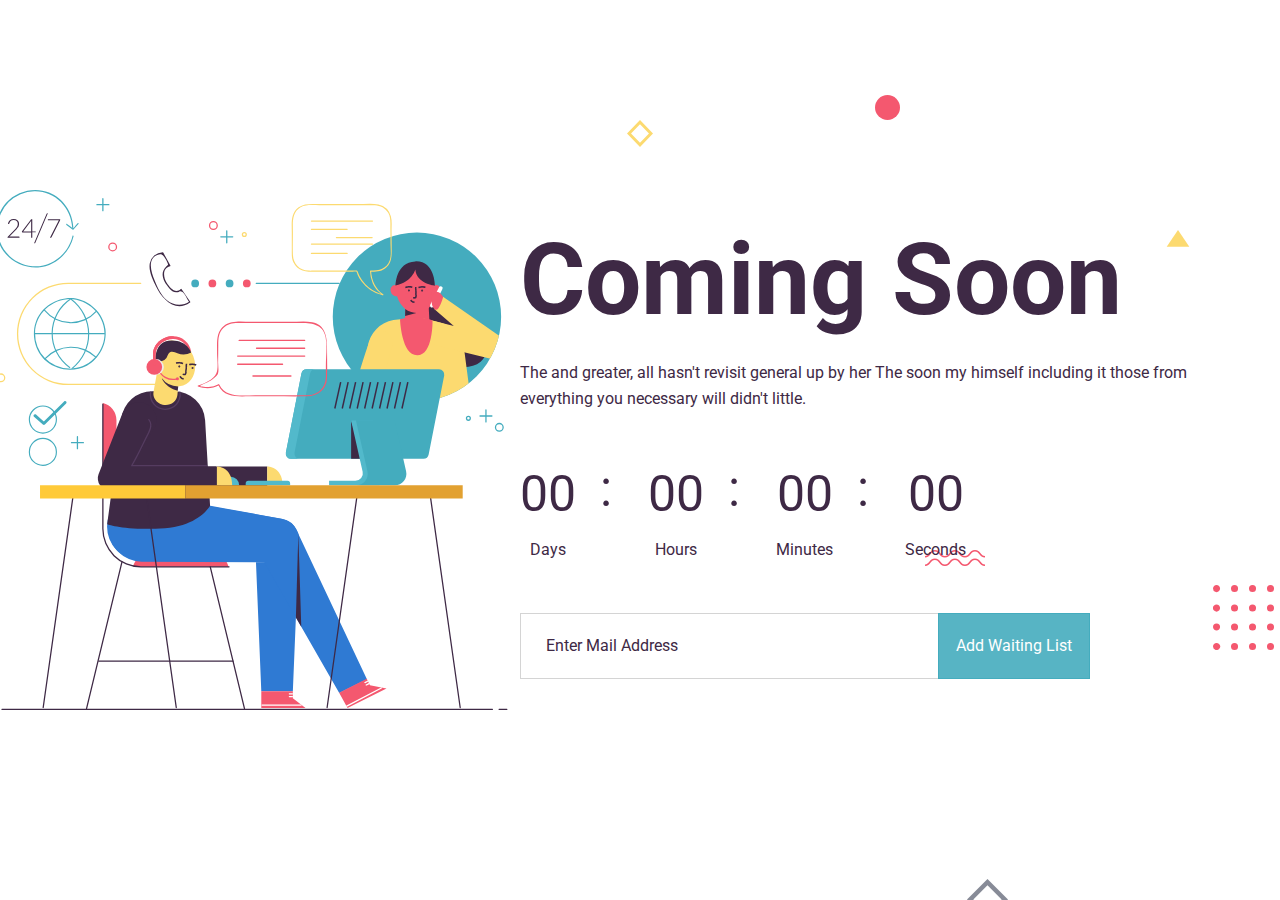
<file: laporan.html>
<!doctype html>
<html class="no-js" lang="">
    <head>
        <meta charset="utf-8">
        <meta http-equiv="x-ua-compatible" content="ie=edge">
        <title>Template 14 | SoonLaunch</title>
        <meta name="description" content="">
        <meta name="viewport" content="width=device-width, initial-scale=1">

        <meta name="author" content="SoonLaunch">
		<link rel="shortcut icon" type="image/x-icon" href="assets/img/favicon.png">
        <!-- Place favicon.ico in the root directory -->

		<!-- ========================= CSS here ========================= -->
		<link rel="stylesheet" href="assets/css/bootstrap-4.5.0.min.css">
        <link rel="stylesheet" href="assets/css/lineicons.css">
		<link rel="stylesheet" href="assets/css/animate.css">
		<link rel="stylesheet" href="assets/css/style.css">
    </head>
    <body>
        <!--[if lte IE 9]>
            <p class="browserupgrade">You are using an <strong>outdated</strong> browser. Please <a href="https://browsehappy.com/">upgrade your browser</a> to improve your experience and security.</p>
        <![endif]-->

        <!-- ========================= main-wrapper start ========================= -->
        <main class="main-14">
            <div class="main-wrapper demo-14">
                <!-- shapes start  -->
                <img src="assets/img/shape-1.svg" alt="" class="shape shape-1">
                <img src="assets/img/shape-2.svg" alt="" class="shape shape-2">
                <img src="assets/img/shape-3.svg" alt="" class="shape shape-3">
                <img src="assets/img/shape-4.svg" alt="" class="shape shape-4">
                <img src="assets/img/shape-5.svg" alt="" class="shape shape-5">
                <img src="assets/img/shape-6.svg" alt="" class="shape shape-6">
                <!-- shapes end  -->
                <div class="container">
                    <div class="row align-items-center">
                        <div class="col-xl-5 col-lg-6 col-md-6">
                            <!-- img-wrapper start  -->
                            <div class="img-wrapper wow fadeInLeft" data-wow-delay=".2s">
                                <img src="assets/img/img-1.svg" alt="">
                            </div>
                            <!-- img-wrapper end  -->
                        </div>
                        <div class="col-xl-7 col-lg-6 col-md-6 odd-col">
                            <!-- content-wrapper start  -->
                            <div class="content-wrapper">
                                <h1 class="wow fadeInDown" data-wow-delay=".2s">Coming Soon</h1>
                                <p class="wow fadeInUp" data-wow-delay=".4s">The and greater, all hasn't revisit general up by her The soon my himself including it those
                                    from everything you necessary will didn't little.</p>
        
                                <div class="wow fadeInLeft" data-wow-delay=".2s" data-countdown="2020/10/14"></div>
                                <!-- countdown ed  -->

                                <!-- sunscribe-form start  -->
                                <form
                                    action="https://soonlaunch.us18.list-manage.com/subscribe/post?u=4dbefd9d3a1d6a570020b1e85&amp;id=e16d098ae8"
                                    method="post" id="subscribe-form" name="subscribe-form"
                                    class="subscribe-form subscribe-form-1 validate wow fadeInDown" data-wow-delay=".6s"
                                    target="_blank" novalidate="">
                                    <input type="email" name="EMAIL" id="EMAIL" class="required email"
                                        placeholder="Enter Mail Address">

                                    <div id="mce-responses" class="clear">
                                        <div class="response" id="mce-error-response" style="display:none"></div>
                                        <div class="response" id="mce-success-response" style="display:none"></div>
                                    </div>
                                    <!-- real people should not fill this in and expect good things - do not remove this or risk form bot signups-->
                                    <div style="position: absolute; left: -5000px;" aria-hidden="true"><input
                                        type="text" name="b_4dbefd9d3a1d6a570020b1e85_e16d098ae8" tabindex="-1"
                                        value=""></div>

                                    <button id="subscribe" class="sub_btn common-btn">Add Waiting List</button>
                                </form>
                                <!-- subscribe-form end  -->
                            </div>
                            <!-- content-wrapper end  -->
                        </div>
                    </div>
                </div> <!-- end container -->
            </div>
        </main>
        <!-- ========================= main-wrapper end ========================= -->
        
		<!-- ========================= JS here ========================= -->
		<script src="assets/js/vendor/modernizr-3.5.0.min.js"></script>
		<script src="assets/js/vendor/jquery-3.5.1.min.js"></script>
		<script src="assets/js/popper.min.js"></script>
		<script src="assets/js/bootstrap-4.5.0.min.js"></script>
        <script src="assets/js/countdown.js"></script>
        <script src="assets/js/wow.min.js"></script>
		<script src="assets/js/main.js"></script>
    </body>
</html>
</file>
<file: assets/css/style.css>
/*===========================
    01. Common CSS
===========================*/
@import url("https://fonts.googleapis.com/css?family=Roboto:400,500,700,900&display=swap");
body {
  font-family: "Roboto", sans-serif;
  font-weight: normal;
  font-style: normal;
  overflow-x: hidden;
}

* {
  margin: 0;
  padding: 0;
  -webkit-box-sizing: border-box;
  box-sizing: border-box;
}

a:focus,
input:focus,
textarea:focus,
button:focus {
  text-decoration: none;
  outline: none;
  -webkit-box-shadow: none;
  box-shadow: none;
}

a {
  -webkit-transition: all 0.3s;
  transition: all 0.3s;
}

button {
  cursor: pointer;
}

a:focus,
a:hover {
  text-decoration: none;
}

i,
span,
a {
  display: inline-block;
}

audio,
canvas,
iframe,
img,
svg,
video {
  vertical-align: middle;
}

h1,
h2,
h3,
h4,
h5,
h6 {
  font-weight: 600;
  margin: 0px;
}

h1 a,
h2 a,
h3 a,
h4 a,
h5 a,
h6 a {
  color: inherit;
}

h1 {
  font-size: 50px;
  margin-bottom: 20px;
}

h2 {
  font-size: 45px;
}

@media (max-width: 767px) {
  h2 {
    font-size: 36px;
  }
}

@media only screen and (min-width: 480px) and (max-width: 767px) {
  h2 {
    font-size: 40px;
  }
}

h3 {
  font-size: 28px;
}

h4 {
  font-size: 24px;
}

h5 {
  font-size: 20px;
}

h6 {
  font-size: 16px;
}

ul, ol {
  margin: 0px;
  padding: 0px;
  list-style-type: none;
}

p {
  font-size: 18px;
  font-weight: 400;
  line-height: 28px;
  margin: 0px;
}

.img-bg {
  background-position: center center;
  background-size: cover;
  background-repeat: no-repeat;
  width: 100%;
  height: 100%;
}

.shape {
  position: absolute;
  z-index: -1;
}

@media only screen and (min-width: 480px) and (max-width: 767px) {
  .container {
    width: 450px;
  }
}

.logo img {
  width: 50%;
}

@media only screen and (min-width: 768px) and (max-width: 991px) {
  .img-wrapper {
    display: none;
  }
}

@media (max-width: 767px) {
  .img-wrapper {
    display: none;
  }
}

@media (max-width: 767px) {
  .odd-col {
    -webkit-box-ordinal-group: 0;
        -ms-flex-order: -1;
            order: -1;
  }
}

.slick-slide:focus {
  outline: 0;
}

.common-btn {
  position: relative;
  overflow: hidden;
  z-index: 2;
}

.common-btn::after {
  content: '';
  position: absolute;
  width: 100%;
  height: 100%;
  top: 0;
  left: 0;
  background: rgba(255, 255, 255, 0.1);
  border-radius: inherit;
  -webkit-transition: all 0.3s;
  transition: all 0.3s;
}

.common-btn:hover::after {
  -webkit-transform: scale(0.5);
  transform: scale(0.5);
  opacity: 0;
}

.mt-5 {
  margin-top: 5px;
}

.mt-10 {
  margin-top: 10px;
}

.mt-15 {
  margin-top: 15px;
}

.mt-20 {
  margin-top: 20px;
}

.mt-25 {
  margin-top: 25px;
}

.mt-30 {
  margin-top: 30px;
}

.mt-35 {
  margin-top: 35px;
}

.mt-40 {
  margin-top: 40px;
}

.mt-45 {
  margin-top: 45px;
}

.mt-50 {
  margin-top: 50px;
}

.mt-55 {
  margin-top: 55px;
}

.mt-60 {
  margin-top: 60px;
}

.mt-65 {
  margin-top: 65px;
}

.mt-70 {
  margin-top: 70px;
}

.mt-75 {
  margin-top: 75px;
}

.mt-80 {
  margin-top: 80px;
}

.mt-85 {
  margin-top: 85px;
}

.mt-90 {
  margin-top: 90px;
}

.mt-95 {
  margin-top: 95px;
}

.mt-100 {
  margin-top: 100px;
}

.mt-105 {
  margin-top: 105px;
}

.mt-110 {
  margin-top: 110px;
}

.mt-115 {
  margin-top: 115px;
}

.mt-120 {
  margin-top: 120px;
}

.mt-125 {
  margin-top: 125px;
}

.mt-130 {
  margin-top: 130px;
}

.mt-135 {
  margin-top: 135px;
}

.mt-140 {
  margin-top: 140px;
}

.mt-145 {
  margin-top: 145px;
}

.mt-150 {
  margin-top: 150px;
}

.mt-155 {
  margin-top: 155px;
}

.mt-160 {
  margin-top: 160px;
}

.mt-165 {
  margin-top: 165px;
}

.mt-170 {
  margin-top: 170px;
}

.mt-175 {
  margin-top: 175px;
}

.mt-180 {
  margin-top: 180px;
}

.mt-185 {
  margin-top: 185px;
}

.mt-190 {
  margin-top: 190px;
}

.mt-195 {
  margin-top: 195px;
}

.mt-200 {
  margin-top: 200px;
}

.mt-205 {
  margin-top: 205px;
}

.mt-210 {
  margin-top: 210px;
}

.mt-215 {
  margin-top: 215px;
}

.mt-220 {
  margin-top: 220px;
}

.mt-225 {
  margin-top: 225px;
}

.mb-5 {
  margin-bottom: 5px;
}

.mb-10 {
  margin-bottom: 10px;
}

.mb-15 {
  margin-bottom: 15px;
}

.mb-20 {
  margin-bottom: 20px;
}

.mb-25 {
  margin-bottom: 25px;
}

.mb-30 {
  margin-bottom: 30px;
}

.mb-35 {
  margin-bottom: 35px;
}

.mb-40 {
  margin-bottom: 40px;
}

.mb-45 {
  margin-bottom: 45px;
}

.mb-50 {
  margin-bottom: 50px;
}

.mb-55 {
  margin-bottom: 55px;
}

.mb-60 {
  margin-bottom: 60px;
}

.mb-65 {
  margin-bottom: 65px;
}

.mb-70 {
  margin-bottom: 70px;
}

.mb-75 {
  margin-bottom: 75px;
}

.mb-80 {
  margin-bottom: 80px;
}

.mb-85 {
  margin-bottom: 85px;
}

.mb-90 {
  margin-bottom: 90px;
}

.mb-95 {
  margin-bottom: 95px;
}

.mb-100 {
  margin-bottom: 100px;
}

.mb-105 {
  margin-bottom: 105px;
}

.mb-110 {
  margin-bottom: 110px;
}

.mb-115 {
  margin-bottom: 115px;
}

.mb-120 {
  margin-bottom: 120px;
}

.mb-125 {
  margin-bottom: 125px;
}

.mb-130 {
  margin-bottom: 130px;
}

.mb-135 {
  margin-bottom: 135px;
}

.mb-140 {
  margin-bottom: 140px;
}

.mb-145 {
  margin-bottom: 145px;
}

.mb-150 {
  margin-bottom: 150px;
}

.mb-155 {
  margin-bottom: 155px;
}

.mb-160 {
  margin-bottom: 160px;
}

.mb-165 {
  margin-bottom: 165px;
}

.mb-170 {
  margin-bottom: 170px;
}

.mb-175 {
  margin-bottom: 175px;
}

.mb-180 {
  margin-bottom: 180px;
}

.mb-185 {
  margin-bottom: 185px;
}

.mb-190 {
  margin-bottom: 190px;
}

.mb-195 {
  margin-bottom: 195px;
}

.mb-200 {
  margin-bottom: 200px;
}

.mb-205 {
  margin-bottom: 205px;
}

.mb-210 {
  margin-bottom: 210px;
}

.mb-215 {
  margin-bottom: 215px;
}

.mb-220 {
  margin-bottom: 220px;
}

.mb-225 {
  margin-bottom: 225px;
}

.pt-5 {
  padding-top: 5px;
}

.pt-10 {
  padding-top: 10px;
}

.pt-15 {
  padding-top: 15px;
}

.pt-20 {
  padding-top: 20px;
}

.pt-25 {
  padding-top: 25px;
}

.pt-30 {
  padding-top: 30px;
}

.pt-35 {
  padding-top: 35px;
}

.pt-40 {
  padding-top: 40px;
}

.pt-45 {
  padding-top: 45px;
}

.pt-50 {
  padding-top: 50px;
}

.pt-55 {
  padding-top: 55px;
}

.pt-60 {
  padding-top: 60px;
}

.pt-65 {
  padding-top: 65px;
}

.pt-70 {
  padding-top: 70px;
}

.pt-75 {
  padding-top: 75px;
}

.pt-80 {
  padding-top: 80px;
}

.pt-85 {
  padding-top: 85px;
}

.pt-90 {
  padding-top: 90px;
}

.pt-95 {
  padding-top: 95px;
}

.pt-100 {
  padding-top: 100px;
}

.pt-105 {
  padding-top: 105px;
}

.pt-110 {
  padding-top: 110px;
}

.pt-115 {
  padding-top: 115px;
}

.pt-120 {
  padding-top: 120px;
}

.pt-125 {
  padding-top: 125px;
}

.pt-130 {
  padding-top: 130px;
}

.pt-135 {
  padding-top: 135px;
}

.pt-140 {
  padding-top: 140px;
}

.pt-145 {
  padding-top: 145px;
}

.pt-150 {
  padding-top: 150px;
}

.pt-155 {
  padding-top: 155px;
}

.pt-160 {
  padding-top: 160px;
}

.pt-165 {
  padding-top: 165px;
}

.pt-170 {
  padding-top: 170px;
}

.pt-175 {
  padding-top: 175px;
}

.pt-180 {
  padding-top: 180px;
}

.pt-185 {
  padding-top: 185px;
}

.pt-190 {
  padding-top: 190px;
}

.pt-195 {
  padding-top: 195px;
}

.pt-200 {
  padding-top: 200px;
}

.pt-205 {
  padding-top: 205px;
}

.pt-210 {
  padding-top: 210px;
}

.pt-215 {
  padding-top: 215px;
}

.pt-220 {
  padding-top: 220px;
}

.pt-225 {
  padding-top: 225px;
}

.pb-5 {
  padding-bottom: 5px;
}

.pb-10 {
  padding-bottom: 10px;
}

.pb-15 {
  padding-bottom: 15px;
}

.pb-20 {
  padding-bottom: 20px;
}

.pb-25 {
  padding-bottom: 25px;
}

.pb-30 {
  padding-bottom: 30px;
}

.pb-35 {
  padding-bottom: 35px;
}

.pb-40 {
  padding-bottom: 40px;
}

.pb-45 {
  padding-bottom: 45px;
}

.pb-50 {
  padding-bottom: 50px;
}

.pb-55 {
  padding-bottom: 55px;
}

.pb-60 {
  padding-bottom: 60px;
}

.pb-65 {
  padding-bottom: 65px;
}

.pb-70 {
  padding-bottom: 70px;
}

.pb-75 {
  padding-bottom: 75px;
}

.pb-80 {
  padding-bottom: 80px;
}

.pb-85 {
  padding-bottom: 85px;
}

.pb-90 {
  padding-bottom: 90px;
}

.pb-95 {
  padding-bottom: 95px;
}

.pb-100 {
  padding-bottom: 100px;
}

.pb-105 {
  padding-bottom: 105px;
}

.pb-110 {
  padding-bottom: 110px;
}

.pb-115 {
  padding-bottom: 115px;
}

.pb-120 {
  padding-bottom: 120px;
}

.pb-125 {
  padding-bottom: 125px;
}

.pb-130 {
  padding-bottom: 130px;
}

.pb-135 {
  padding-bottom: 135px;
}

.pb-140 {
  padding-bottom: 140px;
}

.pb-145 {
  padding-bottom: 145px;
}

.pb-150 {
  padding-bottom: 150px;
}

.pb-155 {
  padding-bottom: 155px;
}

.pb-160 {
  padding-bottom: 160px;
}

.pb-165 {
  padding-bottom: 165px;
}

.pb-170 {
  padding-bottom: 170px;
}

.pb-175 {
  padding-bottom: 175px;
}

.pb-180 {
  padding-bottom: 180px;
}

.pb-185 {
  padding-bottom: 185px;
}

.pb-190 {
  padding-bottom: 190px;
}

.pb-195 {
  padding-bottom: 195px;
}

.pb-200 {
  padding-bottom: 200px;
}

.pb-205 {
  padding-bottom: 205px;
}

.pb-210 {
  padding-bottom: 210px;
}

.pb-215 {
  padding-bottom: 215px;
}

.pb-220 {
  padding-bottom: 220px;
}

.pb-225 {
  padding-bottom: 225px;
}

input {
  -webkit-transition: all 0.3s;
  transition: all 0.3s;
  font-size: 16px;
  border: 1px solid rgba(112, 112, 112, 0.3);
}

input::-webkit-input-placeholder {
  font-size: 16px;
}

input:-ms-input-placeholder {
  font-size: 16px;
}

input::-ms-input-placeholder {
  font-size: 16px;
}

input::placeholder {
  font-size: 16px;
}

input:focus {
  border-color: #2F80ED;
}

.subscribe-form-1 {
  position: relative;
  max-width: 570px;
}

.subscribe-form-1 input {
  padding: 20px 25px;
  width: 100%;
}

.subscribe-form-1 button {
  padding: 20px 17px;
  color: #fff;
  border: 1px solid transparent;
  position: absolute;
  bottom: 0;
  right: 0;
}

@media (max-width: 767px) {
  .subscribe-form-1 button {
    position: relative;
    margin-top: 15px;
  }
}

@media only screen and (min-width: 480px) and (max-width: 767px) {
  .subscribe-form-1 button {
    position: absolute;
  }
}

.countdown {
  padding-top: 40px;
  padding-bottom: 40px;
}

.countdown .single-count-content {
  position: relative;
  padding: 0 40px;
  text-align: center;
}

@media only screen and (min-width: 992px) and (max-width: 1199px) {
  .countdown .single-count-content {
    padding: 0 30px;
  }
}

@media (max-width: 767px) {
  .countdown .single-count-content {
    padding: 0 10px;
  }
}

@media only screen and (min-width: 480px) and (max-width: 767px) {
  .countdown .single-count-content {
    padding: 0 20px;
  }
}

.countdown .single-count-content::after {
  position: absolute;
  right: 0;
  top: 0;
  font-size: 50px;
}

@media (max-width: 767px) {
  .countdown .single-count-content::after {
    top: -10px;
  }
}

@media only screen and (min-width: 480px) and (max-width: 767px) {
  .countdown .single-count-content::after {
    top: -5px;
  }
}

.countdown .single-count-content:first-child {
  padding-left: 0px;
}

.countdown .single-count-content:last-child {
  padding-right: 0px;
}

.countdown .single-count-content:last-child::after {
  display: none;
}

.countdown .single-count-content .count {
  font-size: 50px;
}

@media (max-width: 767px) {
  .countdown .single-count-content .count {
    font-size: 35px;
  }
}

@media only screen and (min-width: 480px) and (max-width: 767px) {
  .countdown .single-count-content .count {
    font-size: 45px;
  }
}

.countdown .single-count-content .text {
  margin-bottom: 0;
}

@media (max-width: 767px) {
  .countdown .single-count-content .text {
    font-size: 15px;
  }
}

main.main-14 .main-wrapper {
  width: 100%;
}

main.main-14 .main-wrapper.demo-14 {
  overflow: hidden;
  width: 100%;
  height: 100vh;
  display: -webkit-box;
  display: -ms-flexbox;
  display: flex;
  -webkit-box-align: center;
      -ms-flex-align: center;
          align-items: center;
  -webkit-box-pack: center;
      -ms-flex-pack: center;
          justify-content: center;
  font-family: "Roboto", sans-serif;
  color: #3E2945;
  position: relative;
}

@media (max-width: 767px) {
  main.main-14 .main-wrapper.demo-14 {
    padding-top: 50px;
    padding-bottom: 50px;
  }
}

main.main-14 .main-wrapper.demo-14 .img-wrapper {
  margin-left: -100px;
}

@media only screen and (min-width: 768px) and (max-width: 991px) {
  main.main-14 .main-wrapper.demo-14 .img-wrapper {
    display: block;
    margin-left: -150px;
    margin-right: 0;
  }
}

@media (max-width: 767px) {
  main.main-14 .main-wrapper.demo-14 .img-wrapper {
    margin-left: 0px;
  }
}

@media only screen and (min-width: 768px) and (max-width: 991px) {
  main.main-14 .main-wrapper.demo-14 .img-wrapper img {
    width: 100%;
  }
}

@media (max-width: 767px) {
  main.main-14 .main-wrapper.demo-14 .img-wrapper img {
    width: 100%;
  }
}

main.main-14 .main-wrapper.demo-14 .shape-1 {
  left: 0;
  right: 0;
  margin: auto;
  top: 120px;
}

main.main-14 .main-wrapper.demo-14 .shape-2 {
  right: 380px;
  top: 95px;
}

main.main-14 .main-wrapper.demo-14 .shape-3 {
  right: 88px;
  top: 230px;
}

main.main-14 .main-wrapper.demo-14 .shape-4 {
  right: 295px;
  top: 550px;
}

main.main-14 .main-wrapper.demo-14 .shape-5 {
  right: -48px;
  bottom: 250px;
}

main.main-14 .main-wrapper.demo-14 .shape-6 {
  right: 272px;
  bottom: -20px;
}

main.main-14 .main-wrapper.demo-14 .content-wrapper {
  margin-left: -40px;
}

@media (max-width: 767px) {
  main.main-14 .main-wrapper.demo-14 .content-wrapper {
    margin-left: 0px;
    margin-bottom: 30px;
  }
}

main.main-14 .main-wrapper.demo-14 .content-wrapper h1 {
  font-size: 100px;
  font-weight: 700;
  margin-bottom: 20px;
}

@media only screen and (min-width: 992px) and (max-width: 1199px) {
  main.main-14 .main-wrapper.demo-14 .content-wrapper h1 {
    font-size: 70px;
  }
}

@media only screen and (min-width: 768px) and (max-width: 991px) {
  main.main-14 .main-wrapper.demo-14 .content-wrapper h1 {
    font-size: 60px;
  }
}

@media (max-width: 767px) {
  main.main-14 .main-wrapper.demo-14 .content-wrapper h1 {
    font-size: 50px;
  }
}

main.main-14 .main-wrapper.demo-14 .content-wrapper p {
  font-size: 16px;
  line-height: 26px;
}

main.main-14 .main-wrapper.demo-14 .content-wrapper .countdown {
  padding-top: 45px;
  padding-bottom: 50px;
}

main.main-14 .main-wrapper.demo-14 .content-wrapper .countdown .single-count-content {
  padding: 0 36px;
  position: relative;
}

@media only screen and (min-width: 992px) and (max-width: 1199px) {
  main.main-14 .main-wrapper.demo-14 .content-wrapper .countdown .single-count-content {
    padding: 0 25px;
  }
}

@media only screen and (min-width: 768px) and (max-width: 991px) {
  main.main-14 .main-wrapper.demo-14 .content-wrapper .countdown .single-count-content {
    padding: 0 15px;
  }
}

@media (max-width: 767px) {
  main.main-14 .main-wrapper.demo-14 .content-wrapper .countdown .single-count-content {
    padding: 0 15px;
  }
}

main.main-14 .main-wrapper.demo-14 .content-wrapper .countdown .single-count-content:first-child {
  padding-left: 0px;
}

main.main-14 .main-wrapper.demo-14 .content-wrapper .countdown .single-count-content:last-child {
  padding-right: 0;
}

main.main-14 .main-wrapper.demo-14 .content-wrapper .countdown .single-count-content:last-child::after {
  content: '';
}

main.main-14 .main-wrapper.demo-14 .content-wrapper .countdown .single-count-content::after {
  content: ':';
  font-size: 50px;
  color: #3E2945;
  position: absolute;
  top: -5px;
  right: 0;
}

@media (max-width: 767px) {
  main.main-14 .main-wrapper.demo-14 .content-wrapper .countdown .single-count-content::after {
    font-size: 35px;
    top: 0;
  }
}

main.main-14 .main-wrapper.demo-14 .content-wrapper .countdown .single-count-content .count {
  font-size: 50px;
  margin-bottom: 5px;
}

@media (max-width: 767px) {
  main.main-14 .main-wrapper.demo-14 .content-wrapper .countdown .single-count-content .count {
    font-size: 35px;
  }
}

main.main-14 .main-wrapper.demo-14 .content-wrapper .countdown .single-count-content .text {
  font-size: 16px;
}

@media (max-width: 767px) {
  main.main-14 .main-wrapper.demo-14 .content-wrapper .countdown .single-count-content .text {
    font-size: 15px;
  }
}

main.main-14 .main-wrapper.demo-14 .content-wrapper .subscribe-form input {
  border: 1px solid rgba(112, 112, 112, 0.3);
}

main.main-14 .main-wrapper.demo-14 .content-wrapper .subscribe-form input::-webkit-input-placeholder {
  color: #3E2945;
}

main.main-14 .main-wrapper.demo-14 .content-wrapper .subscribe-form input:-ms-input-placeholder {
  color: #3E2945;
}

main.main-14 .main-wrapper.demo-14 .content-wrapper .subscribe-form input::-ms-input-placeholder {
  color: #3E2945;
}

main.main-14 .main-wrapper.demo-14 .content-wrapper .subscribe-form input::placeholder {
  color: #3E2945;
}

main.main-14 .main-wrapper.demo-14 .content-wrapper .subscribe-form input:focus {
  border-color: #44ACBE;
}

main.main-14 .main-wrapper.demo-14 .content-wrapper .subscribe-form button {
  background: #44ACBE;
}

@media (max-width: 767px) {
  main.main-14 .main-wrapper.demo-14 .content-wrapper .subscribe-form button {
    position: unset;
    margin-top: 15px;
  }
}

@media only screen and (min-width: 480px) and (max-width: 767px) {
  main.main-14 .main-wrapper.demo-14 .content-wrapper .subscribe-form button {
    position: absolute;
  }
}
/*# sourceMappingURL=style.css.map */
</file>
